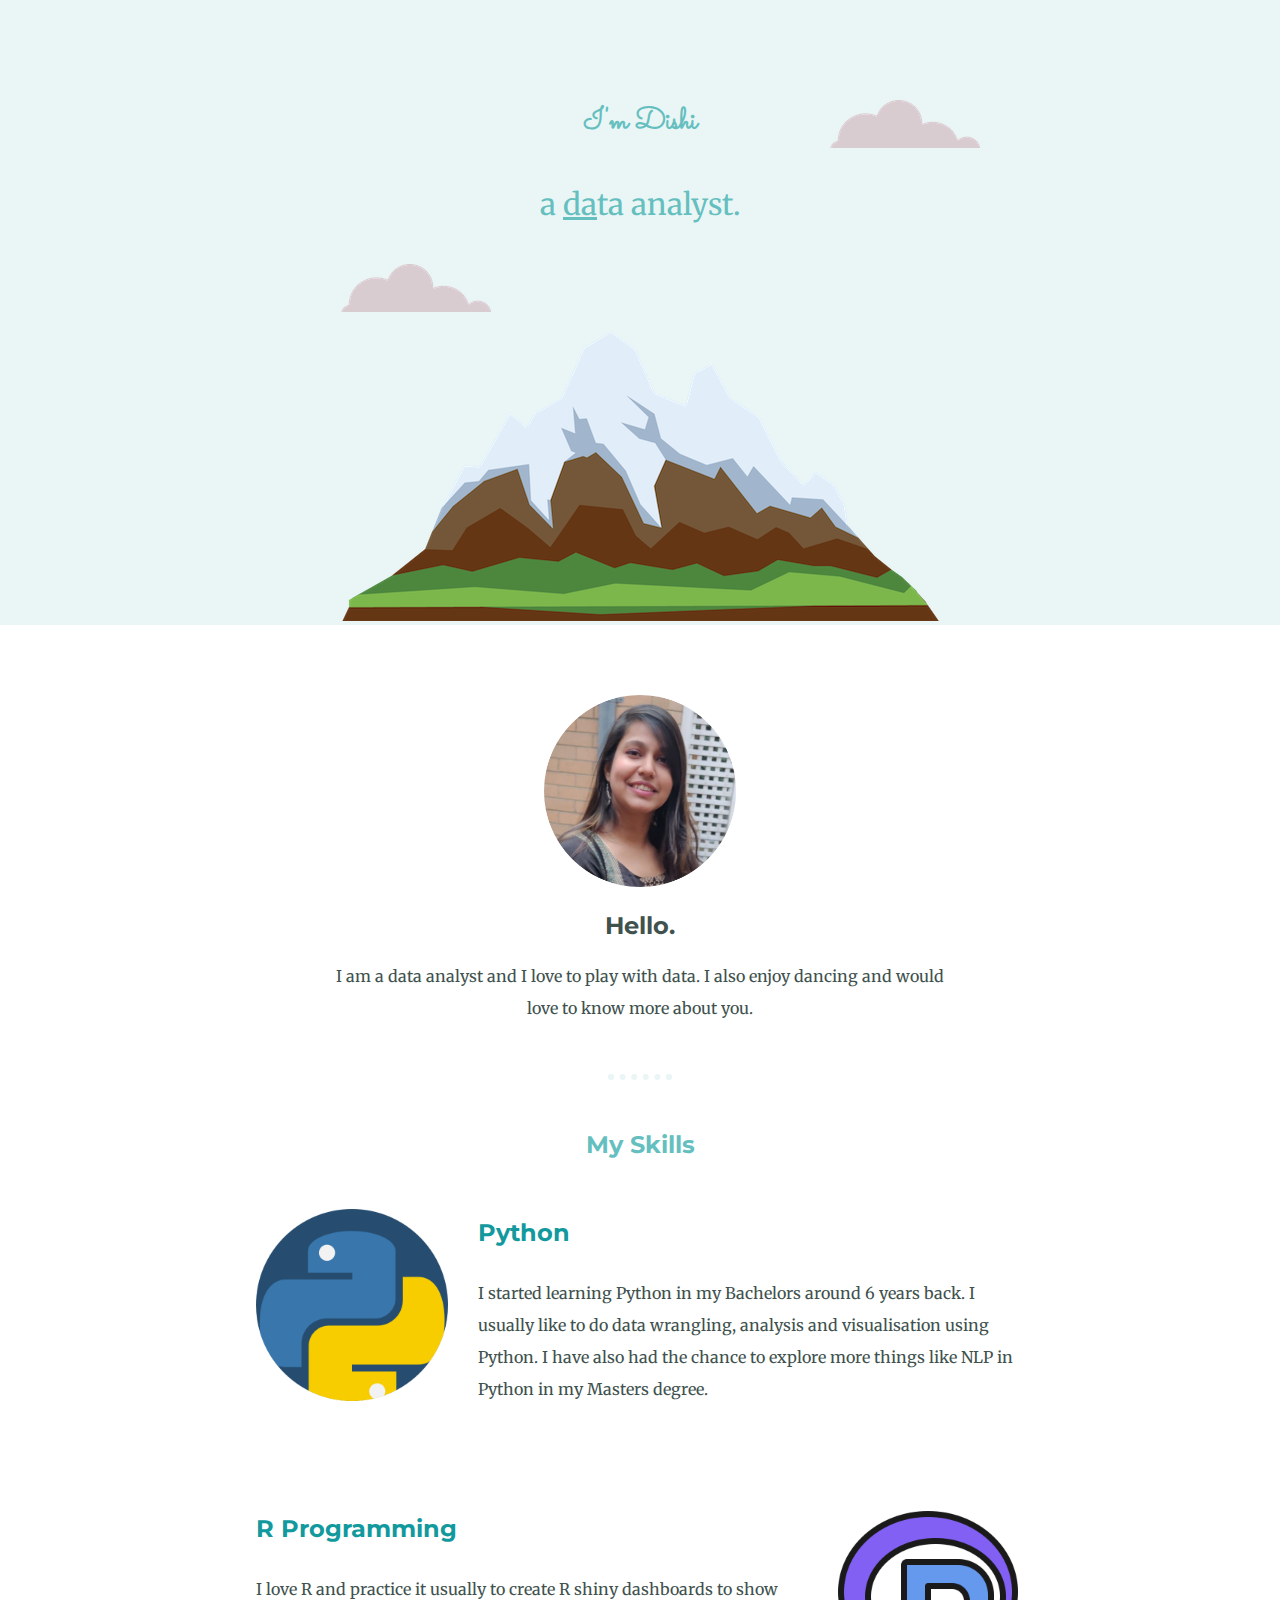
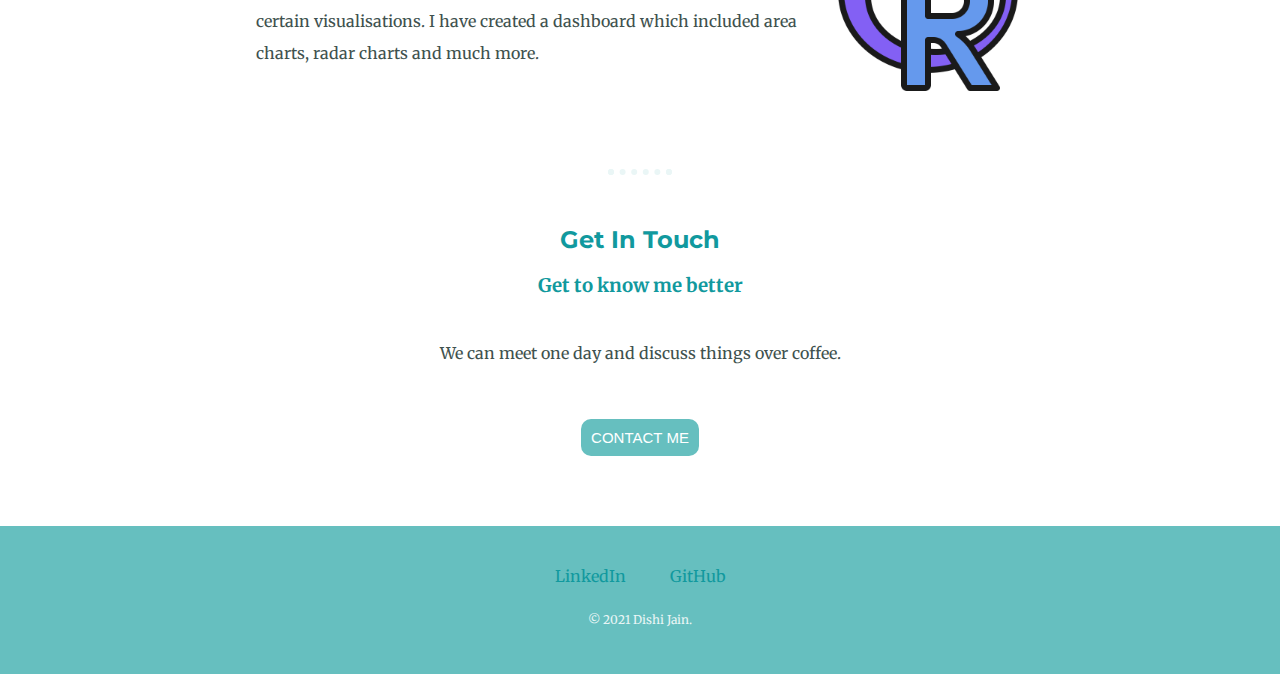
<file: index.html>
<!DOCTYPE html>
<html>
    <head>
        <meta charset="utf-8">
        <meta name="description" content="Dishi's Professional Website">
        <title>Dishi Jain</title>
        <link rel="stylesheet" href="css/styles.css">
        <link rel="icon" href="favicon.ico">
        <link rel="stylesheet" href="https://fonts.googleapis.com/css2?family=Merriweather:wght@300&family=Montserrat:wght@100&family=Sacramento&display=swap">


    </head>
    <body>
        
        <div class="top-container">
            <img class="top-cloud" src="cloud.png" alt="cloud-image">
            <h1 class="challenge1-color">I'm Dishi</h1>
            <p class="challenge1-color normal-weight">a <span class="pro">da</span>ta analyst.</p>
            <img class="bottom-cloud" src="cloud.png" alt="cloud-image">
            <img src="mountain.png" alt="mountain-image">
        </div>
        
        <div class="middle-container">
            <div class="profile">
                <img class="profile-img" src="dishi.png" alt="dishi-image">
                <h2>Hello.</h2>
                <p class="description">I am a data analyst and I love to play with data. I also enjoy dancing and would love to know more about you.</p>
            </div>
            <hr>  
            
            <div class="skills">
                <h2 class="skills-color">My Skills</h2>
                <div class="skill-row">
                    <img class="py-skill-image" src="python.png" alt="skill-image-py">
                    <h2 class="challenge2-color">Python</h2>
                    <p>I started learning Python in my Bachelors around 6 years back. I usually like to do data wrangling, analysis and visualisation using Python. I have also had the chance to explore more things like NLP in Python in my Masters degree.</p>
                </div>

                <div class="skill-row">
                    <img class="r-skill-image" src="r.png" alt="skill-image-r">
                    <h2 class="challenge2-color">R Programming</h2>
                    <p>I love R and practice it usually to create R shiny dashboards to show certain visualisations. I have created a dashboard which included area charts, radar charts and much more.</p>
                </div>
            </div>
            <hr>
            <div class="contact-me">
                <h2 class="challenge2-color">Get In Touch</h2>
                <h3 class="challenge2-color">Get to know me better</h3>
                <p class="end-contact">We can meet one day and discuss things over coffee.</p>
                <a class="btn BUTTON_QSS" href="contact-me.html">CONTACT ME</a>
            </div>

        </div>
        <div class="bottom-container">
            <a class="challenge2-color margin-manage" href="https://www.linkedin.com/in/dishi-jain-19928bb6/">LinkedIn</a>
            <a class="challenge2-color margin-manage" href="https://github.com/DishiJ">GitHub</a>
            <p class="copyright">© 2021 Dishi Jain.</p>


        </div>
    </body>

</html>
</file>
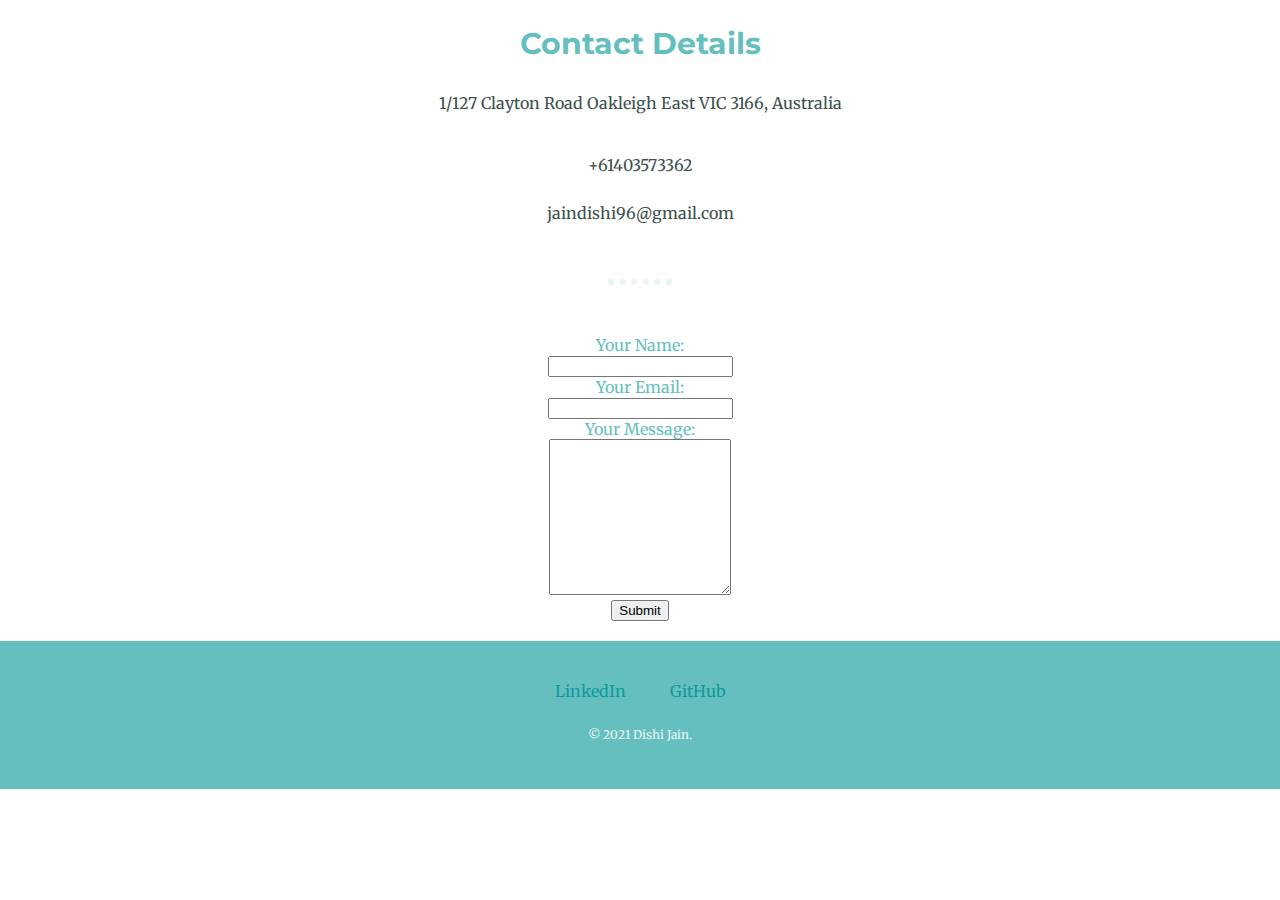
<file: contact-me.html>
<!DOCTYPE html>
<html>
    <head>
        <meta charset="utf-8">
        <title>Contact Details</title>
        <link rel="stylesheet" href="css/styles.css">
        <link rel="icon" href="favicon2.ico">
        <link rel="stylesheet" href="https://fonts.googleapis.com/css2?family=Merriweather:wght@300&family=Montserrat:wght@100&family=Sacramento&display=swap">
    </head>
    <body>
        <h2 class="challenge1-color">Contact Details</h2>
        <p class="description">1/127 Clayton Road Oakleigh East VIC 3166, Australia</p>
        <p>+61403573362</p>
        <p>jaindishi96@gmail.com</p>    
        <hr>
        <form action="mailto:jaindishi96@gmail.com" method="post" enctype="text/plain">
            <label class="contact-info">Your Name:</label><br>
            <input type="text" name="" value=""><br>
            <label class="contact-info">Your Email:</label><br>
            <input type="email" name="" value=""><br>
            <label class="contact-info">Your Message:</label><br>
            <textarea name="" rows="10" cols="20"></textarea><br>
            <input type="submit" name="">
        </form>
   
        <div class="bottom-container contact-bottom">
            <a class="challenge2-color margin-manage" href="https://www.linkedin.com/in/dishi-jain-19928bb6/">LinkedIn</a>
            <a class="challenge2-color margin-manage" href="https://github.com/DishiJ">GitHub</a>
            <p class="copyright">© 2021 Dishi Jain.</p>


        </div>
    </body>
</html>
</file>
<file: css/styles.css>
body {
    margin: 0;
    color: #40514E;
    text-align: center;
    font-family: 'Merriweather', serif;

}

h1 {
    margin-top: 0;
    font-family: 'Sacramento', cursive;
}

h2 {
    font-family: 'Montserrat', sans-serif;

}

p {
    line-height: 2;
}


hr {
    
    border: dotted #EAF6F6 6px;
    border-bottom: none;
    width: 4%;
    margin: 50px auto;
}

.top-container {
    background-color: #EAF6F6;
    padding-top: 100px;
    position: relative;
}

.middle-container {
    margin: 70px auto;
}


.bottom-container {
    background-color: #66BFBF;
    padding: 40px 0 20px 0;
}

.contact-bottom {
    margin: 20px 0 0 0;
}

a {
    text-decoration: none;
}

a:hover {
    color: #EAF6F6;
}

.margin-manage {
    margin:auto 20px;
}

.profile-img {
    width: 15%;
    height: 15%;
}

.py-skill-image {
    width: 25%;
    float: left;
    margin-right: 30px;
}

.r-skill-image {
    width: 25%;
    float: right;
    margin-left: 30px;
}


.pro {
    text-decoration: underline;
}

.top-cloud {
    position: absolute;
    right:300px;
}

.bottom-cloud {
    position: absolute;
}

.challenge1-color {
    color: #66BFBF;
    font-size: 30px;
}

.challenge2-color {
    color: #11999E;
}

.normal-weight {
    font-weight: normal;
}

.skills {
    margin: 30px auto;
}

.skill-row {
    width: 60%;
    margin: 50px auto 100px auto;
    text-align: left;
    line-height: 2;
}

.description {
    color: #40514E;
    width: 50%;
    margin: auto auto 30px auto;
}



.skills-color {
    color:#66BFBF;
}

.contact-info {
    color:#66BFBF;
    padding: 50px auto 50px auto;
    display: inline-block;
}

.copyright { 
    color:#EAF6F6;
    font-size: 0.75rem;
    padding: 10px 0;
}

.BUTTON_QSS {
    -webkit-border-radius: 20px;
    -moz-border-radius: 20px;
    border-radius: 10px;
    color: #FFFFFF;
    font-family: Arial;
    font-size: 15px;
    font-weight: 100;
    padding: 10px;
    background-color: #66BFBF;
    text-decoration: none;
    display: inline-block;
    cursor: pointer;
    text-align: center;
 }
 
 .BUTTON_QSS:hover {
    background: #4CD5D5;
    border-radius: 10px;
    border: none;
    -webkit-border-radius: 21px;
    -moz-border-radius: 21px;
    border-radius: 10px;
    text-decoration: none;
 }

 .end-contact {
     width:50%;
     margin: 40px auto 50px auto;
 }
</file>
